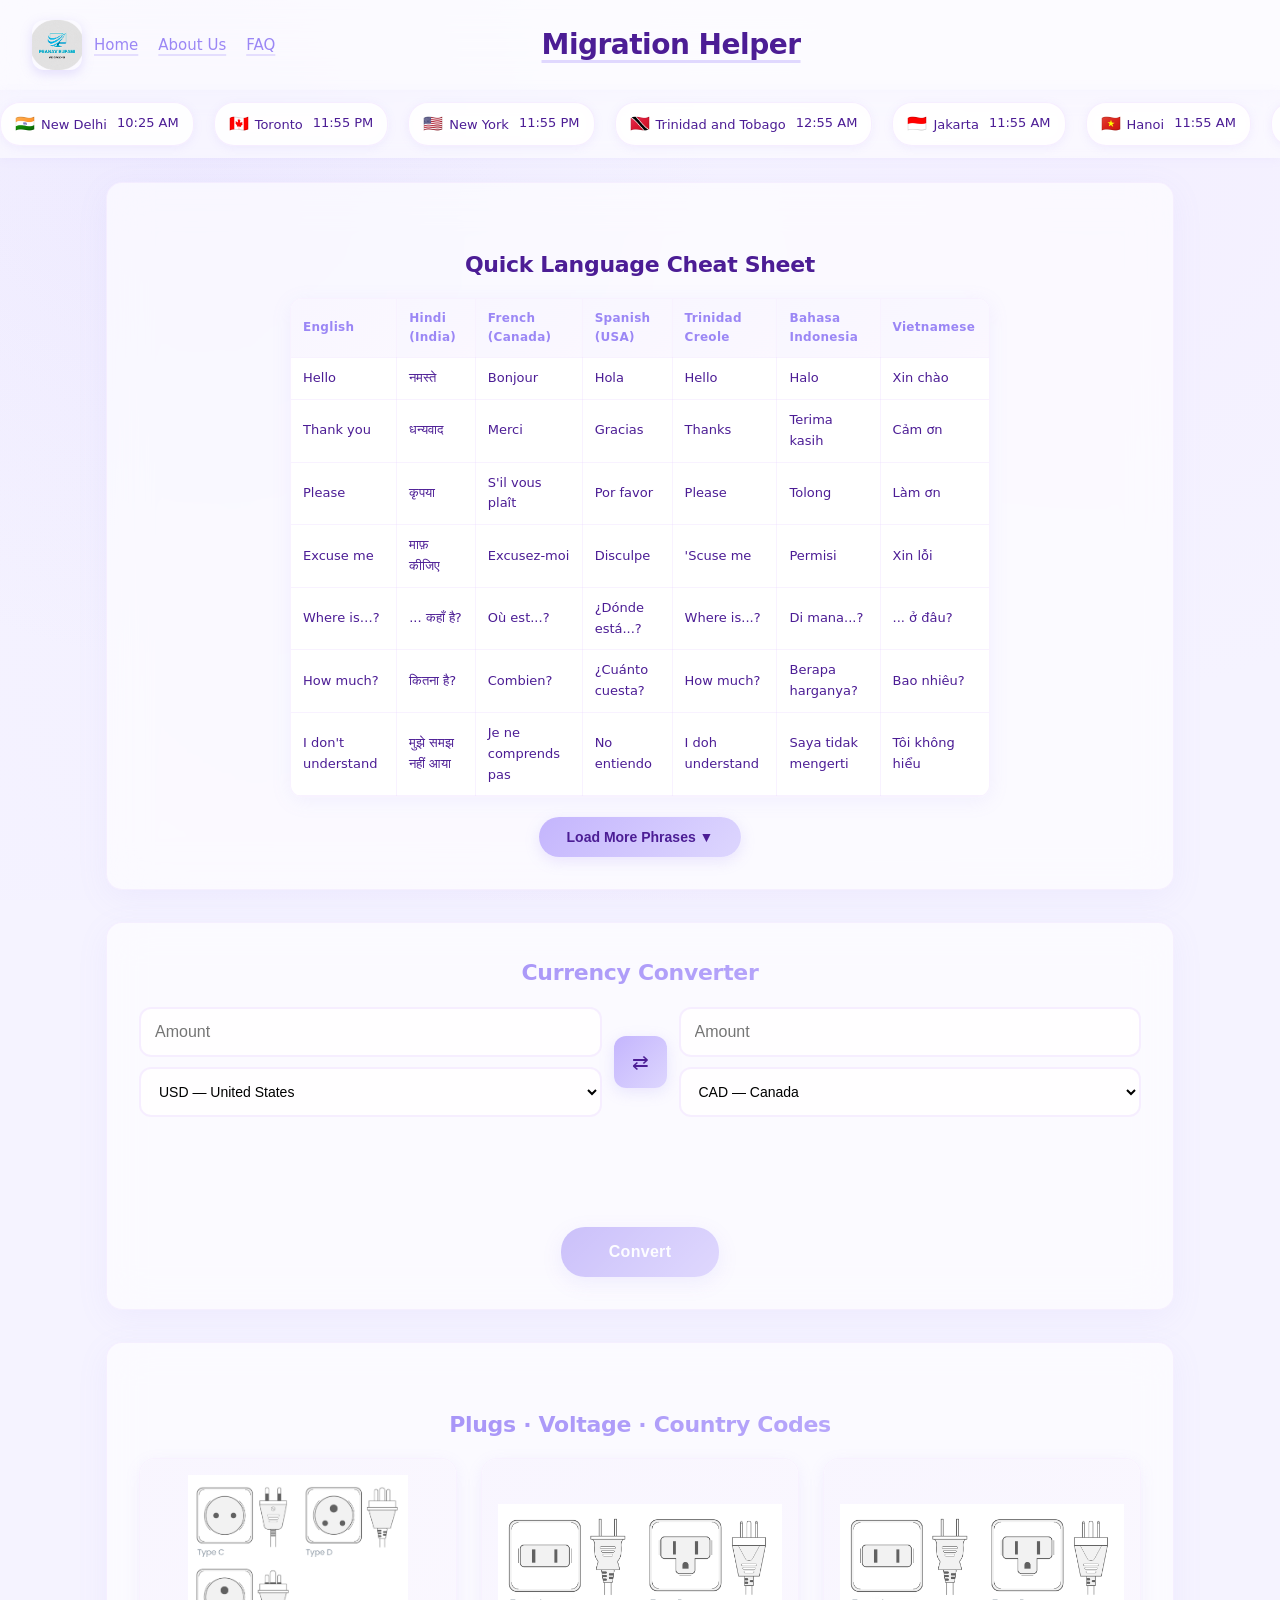
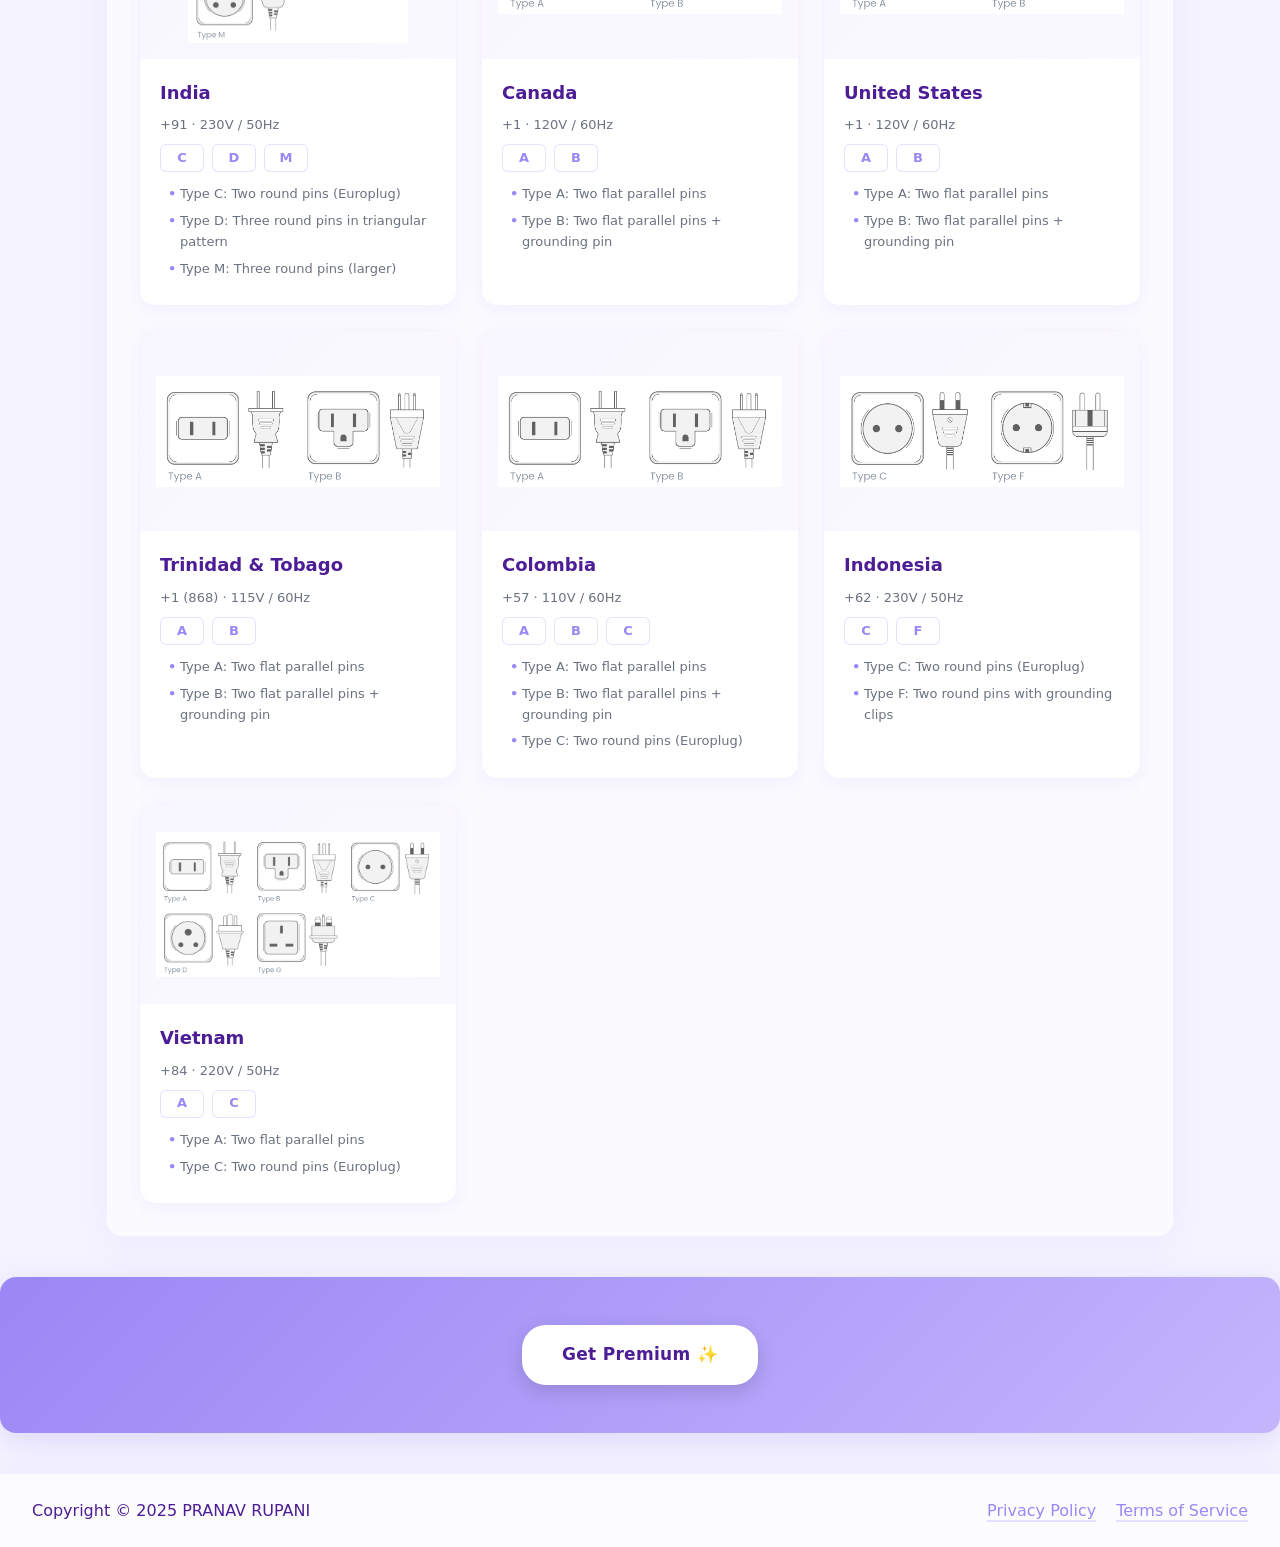
<file: index.html>
<!doctype html>
<html lang="en">
<head>
  <meta charset="utf-8" />
  <meta name="viewport" content="width=device-width,initial-scale=1" />
  <meta name="description" content="Migration Helper - Your trusted companion for international relocation. Currency converter, language phrases, timezone info, and country guides." />
  <title>Migration Helper - International Relocation Tools</title>
  <link rel="stylesheet" href="styles.css" />
</head>
<body>
  <header class="site-header" role="banner">
    <div class="header-logo">
      <a href="index.html" aria-label="Migration Helper home">
        <img src="images/logo.png" alt="Migration Helper logo" class="logo-image" />
      </a>
    </div>
    
    <nav class="header-nav-left" aria-label="Main navigation">
      <a href="index.html" target="_self" aria-label="Home page">Home</a>
      <a href="about.html" target="_self" aria-label="About us page">About Us</a>
      <a href="faq.html" target="_self" aria-label="Frequently asked questions">FAQ</a>
    </nav>
    
    <div class="header-center">
      <a href="index.html" style="text-decoration:none" aria-label="Migration Helper home">
        <h1>Migration Helper</h1>
      </a>
    </div>
    
    <div class="header-spacer"></div>
  </header>

  <div class="clock-carousel" role="region" aria-label="World time zones">
    <div class="clock-carousel-track" id="world-clock" aria-live="polite"></div>
  </div>

  <main class="container" role="main">
    <section class="phrases" aria-labelledby="language-heading">
      <h2 id="language-heading">Quick Language Cheat Sheet</h2>
      <div class="table-wrap-centered">
        <table id="phrases-table" role="table" aria-label="Common phrases in multiple languages">
          <thead>
            <tr>
              <th scope="col">English</th>
              <th scope="col">Hindi (India)</th>
              <th scope="col">French (Canada)</th>
              <th scope="col">Spanish (USA)</th>
              <th scope="col">Trinidad Creole</th>
              <th scope="col">Bahasa Indonesia</th>
              <th scope="col">Vietnamese</th>
            </tr>
          </thead>
          <tbody>
            <tr><td>Hello</td><td>नमस्ते</td><td>Bonjour</td><td>Hola</td><td>Hello</td><td>Halo</td><td>Xin chào</td></tr>
            <tr><td>Thank you</td><td>धन्यवाद</td><td>Merci</td><td>Gracias</td><td>Thanks</td><td>Terima kasih</td><td>Cảm ơn</td></tr>
            <tr><td>Please</td><td>कृपया</td><td>S'il vous plaît</td><td>Por favor</td><td>Please</td><td>Tolong</td><td>Làm ơn</td></tr>
            <tr><td>Excuse me</td><td>माफ़ कीजिए</td><td>Excusez-moi</td><td>Disculpe</td><td>'Scuse me</td><td>Permisi</td><td>Xin lỗi</td></tr>
            <tr><td>Where is…?</td><td>... कहाँ है?</td><td>Où est...?</td><td>¿Dónde está...?</td><td>Where is...?</td><td>Di mana...?</td><td>... ở đâu?</td></tr>
            <tr><td>How much?</td><td>कितना है?</td><td>Combien?</td><td>¿Cuánto cuesta?</td><td>How much?</td><td>Berapa harganya?</td><td>Bao nhiêu?</td></tr>
            <tr><td>I don't understand</td><td>मुझे समझ नहीं आया</td><td>Je ne comprends pas</td><td>No entiendo</td><td>I doh understand</td><td>Saya tidak mengerti</td><td>Tôi không hiểu</td></tr>
            <tr class="hidden-row"><td>Help!</td><td>मदद करें!</td><td>Au secours!</td><td>¡Ayuda!</td><td>Help!</td><td>Tolong!</td><td>Giúp tôi!</td></tr>
            <tr class="hidden-row"><td>Yes</td><td>हाँ</td><td>Oui</td><td>Sí</td><td>Yes</td><td>Ya</td><td>Có</td></tr>
            <tr class="hidden-row"><td>No</td><td>नहीं</td><td>Non</td><td>No</td><td>No</td><td>Tidak</td><td>Không</td></tr>
            <tr class="hidden-row"><td>Good morning</td><td>शुभ प्रभात</td><td>Bonjour</td><td>Buenos días</td><td>Good morning</td><td>Selamat pagi</td><td>Chào buổi sáng</td></tr>
            <tr class="hidden-row"><td>Good night</td><td>शुभ रात्रि</td><td>Bonne nuit</td><td>Buenas noches</td><td>Good night</td><td>Selamat malam</td><td>Chúc ngủ ngon</td></tr>
            <tr class="hidden-row"><td>Toilet</td><td>शौचालय</td><td>Toilettes</td><td>Baño</td><td>Bathroom</td><td>Toilet</td><td>Nhà vệ sinh</td></tr>
            <tr class="hidden-row"><td>Water</td><td>पानी</td><td>Eau</td><td>Agua</td><td>Water</td><td>Air</td><td>Nước</td></tr>
            <tr class="hidden-row"><td>Food</td><td>खाना</td><td>Nourriture</td><td>Comida</td><td>Food</td><td>Makanan</td><td>Thức ăn</td></tr>
            <tr class="hidden-row"><td>Hospital</td><td>अस्पताल</td><td>Hôpital</td><td>Hospital</td><td>Hospital</td><td>Rumah sakit</td><td>Bệnh viện</td></tr>
            <tr class="hidden-row"><td>Police</td><td>पुलिस</td><td>Police</td><td>Policía</td><td>Police</td><td>Polisi</td><td>Cảnh sát</td></tr>
            <tr class="hidden-row"><td>Taxi</td><td>टैक्सी</td><td>Taxi</td><td>Taxi</td><td>Taxi</td><td>Taksi</td><td>Taxi</td></tr>
            <tr class="hidden-row"><td>Phone</td><td>फ़ोन</td><td>Téléphone</td><td>Teléfono</td><td>Phone</td><td>Telepon</td><td>Điện thoại</td></tr>
            <tr class="hidden-row"><td>Address</td><td>पता</td><td>Adresse</td><td>Dirección</td><td>Address</td><td>Alamat</td><td>Địa chỉ</td></tr>
          </tbody>
        </table>
      </div>
      <div class="load-more-container">
        <button id="loadMoreBtn" class="load-more-btn" aria-label="Show more phrases">Load More Phrases ▼</button>
      </div>
    </section>

    <section class="converter" aria-labelledby="converter-heading">
      <h2 id="converter-heading">Currency Converter</h2>
      <form class="converter-form" onsubmit="return false;">
        <div class="converter-row">
          <div class="input-group">
            <label for="amountA" class="visually-hidden">Amount to convert</label>
            <input id="amountA" type="text" inputmode="decimal" placeholder="Amount" aria-describedby="amountError" />
            <label for="currencyA" class="visually-hidden">From currency</label>
            <select id="currencyA" aria-label="Select source currency">
            <option value="USD">USD — United States</option>
            <option value="CAD">CAD — Canada</option>
            <option value="INR">INR — India</option>
            <option value="TTD">TTD — Trinidad</option>
            <option value="COP">COP — Colombia</option>
            <option value="IDR">IDR — Indonesia</option>
            <option value="VND">VND — Vietnam</option>
          </select>
        </div>

        <button id="swapBtn" type="button" title="Swap currencies" aria-label="Swap source and target currencies">⇄</button>

        <div class="input-group">
          <label for="amountB" class="visually-hidden">Converted amount</label>
          <input id="amountB" type="text" inputmode="decimal" placeholder="Amount" readonly aria-readonly="true" />
          <label for="currencyB" class="visually-hidden">To currency</label>
          <select id="currencyB" aria-label="Select target currency">
            <option value="CAD">CAD — Canada</option>
            <option value="USD">USD — United States</option>
            <option value="INR">INR — India</option>
            <option value="TTD">TTD — Trinidad</option>
            <option value="COP">COP — Colombia</option>
            <option value="IDR">IDR — Indonesia</option>
            <option value="VND">VND — Vietnam</option>
          </select>
        </div>
      </div>

      <div class="converter-meta" role="status" aria-live="polite">
        <div class="result-line" id="resultLine"></div>
        <div class="rate-info" id="rateInfo"></div>
      </div>

      <div class="validation">
        <small id="amountError" class="error" aria-live="polite"></small>
      </div>

      <div class="converter-actions">
        <button id="convertBtn" type="button" disabled aria-label="Convert currency">Convert</button>
      </div>
      </form>
    </section>

    <section class="plugs" aria-labelledby="plugs-heading">
      <h2 id="plugs-heading">Plugs · Voltage · Country Codes</h2>
      <div class="gallery" id="plugGallery" role="list"></div>
    </section>
  </main>

  <div class="premium-cta" role="region" aria-labelledby="premium-cta-heading">
    <h3 id="premium-cta-heading" class="visually-hidden">Premium Features</h3>
    <a href="premium.html" class="premium-button" aria-label="Learn more about premium features">Get Premium ✨</a>
  </div>

  <footer class="site-footer" role="contentinfo">
    <div>Copyright © 2025 PRANAV RUPANI</div>
    <nav class="footer-links" aria-label="Footer navigation">
      <a href="privacy.html" aria-label="Privacy policy">Privacy Policy</a>
      <a href="terms.html" aria-label="Terms of service">Terms of Service</a>
    </nav>
  </footer>

  <script src="app.js"></script>
</body>
</html>
</file>
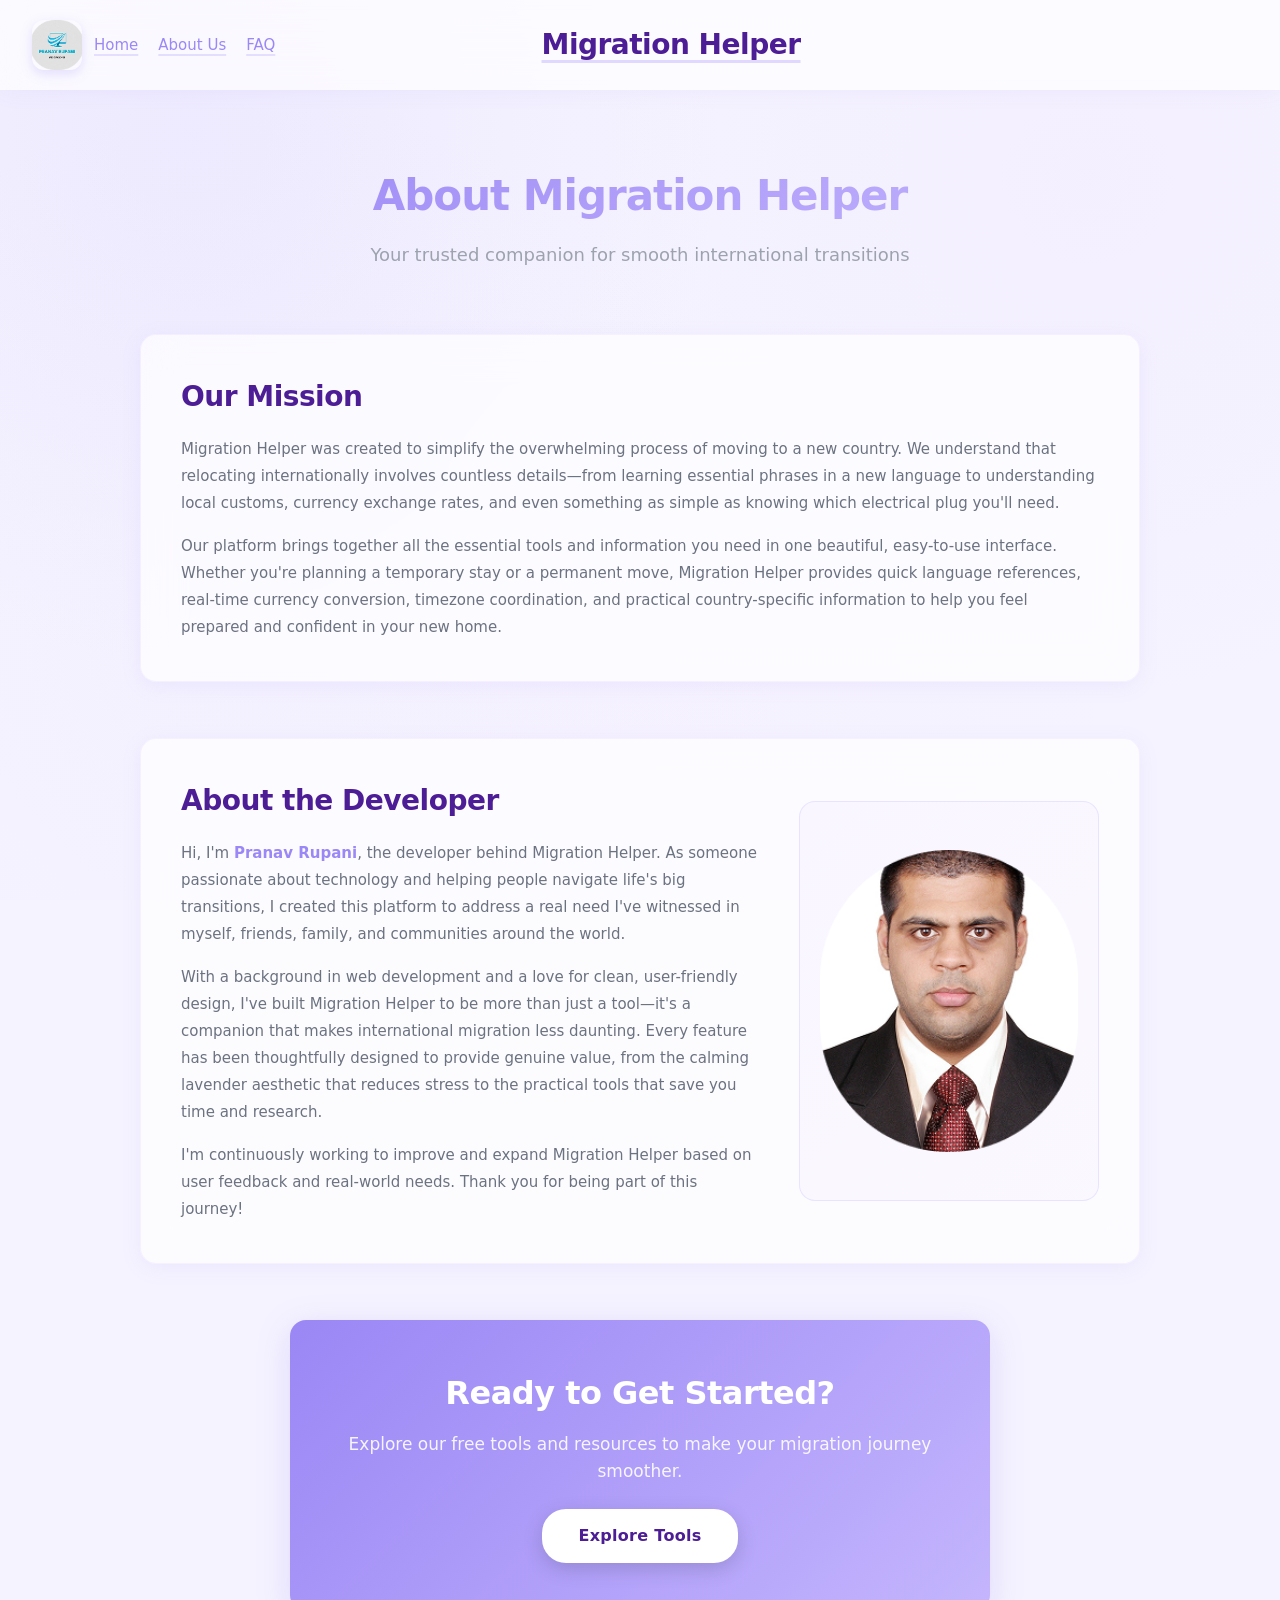
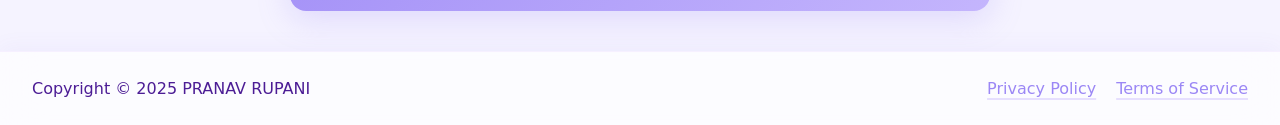
<file: about.html>
<!doctype html>
<html lang="en">
<head>
  <meta charset="utf-8" />
  <meta name="viewport" content="width=device-width,initial-scale=1" />
  <meta name="description" content="Learn about Migration Helper and the developer behind this international relocation tool." />
  <title>About Us - Migration Helper</title>
  <link rel="stylesheet" href="styles.css" />
</head>
<body>
  <header class="site-header" role="banner">
    <div class="header-logo">
      <a href="index.html" aria-label="Migration Helper home">
        <img src="images/logo.png" alt="Migration Helper logo" class="logo-image" />
      </a>
    </div>
    
    <nav class="header-nav-left" aria-label="Main navigation">
      <a href="index.html" target="_self" aria-label="Home page">Home</a>
      <a href="about.html" target="_self" aria-current="page" aria-label="About us page">About Us</a>
      <a href="faq.html" target="_self" aria-label="Frequently asked questions">FAQ</a>
    </nav>
    
    <div class="header-center">
      <a href="index.html" style="text-decoration:none" aria-label="Migration Helper home">
        <h1>Migration Helper</h1>
      </a>
    </div>
    
    <div class="header-spacer"></div>
  </header>

  <main class="container" role="main">
    <div class="about-hero">
      <h2 id="main-heading">About Migration Helper</h2>
      <p class="about-subtitle">Your trusted companion for smooth international transitions</p>
    </div>

    <section class="about-content">
      <section class="about-section mission-section" aria-labelledby="mission-heading">
        <div class="about-text full-width">
          <h3 id="mission-heading">Our Mission</h3>
          <p>Migration Helper was created to simplify the overwhelming process of moving to a new country. We understand that relocating internationally involves countless details—from learning essential phrases in a new language to understanding local customs, currency exchange rates, and even something as simple as knowing which electrical plug you'll need.</p>
          <p>Our platform brings together all the essential tools and information you need in one beautiful, easy-to-use interface. Whether you're planning a temporary stay or a permanent move, Migration Helper provides quick language references, real-time currency conversion, timezone coordination, and practical country-specific information to help you feel prepared and confident in your new home.</p>
        </div>
      </section>

      <section class="about-section reverse" aria-labelledby="developer-heading">
        <div class="about-image-placeholder">
          <img src="images/My Photo.png" alt="Pranav Rupani - Migration Helper Developer" class="developer-image" />
        </div>
        <div class="about-text">
          <h3 id="developer-heading">About the Developer</h3>
          <p>Hi, I'm <strong>Pranav Rupani</strong>, the developer behind Migration Helper. As someone passionate about technology and helping people navigate life's big transitions, I created this platform to address a real need I've witnessed in myself, friends, family, and communities around the world.</p>
          <p>With a background in web development and a love for clean, user-friendly design, I've built Migration Helper to be more than just a tool—it's a companion that makes international migration less daunting. Every feature has been thoughtfully designed to provide genuine value, from the calming lavender aesthetic that reduces stress to the practical tools that save you time and research.</p>
          <p>I'm continuously working to improve and expand Migration Helper based on user feedback and real-world needs. Thank you for being part of this journey!</p>
        </div>
      </section>
    </section>

    <section class="about-cta" aria-labelledby="cta-heading">
      <h3 id="cta-heading">Ready to Get Started?</h3>
      <p>Explore our free tools and resources to make your migration journey smoother.</p>
      <a href="index.html" class="cta-button" aria-label="Explore migration tools">Explore Tools</a>
    </section>
  </main>

  <footer class="site-footer" role="contentinfo">
    <div>Copyright © 2025 PRANAV RUPANI</div>
    <nav class="footer-links" aria-label="Footer navigation">
      <a href="privacy.html" aria-label="Privacy policy">Privacy Policy</a>
      <a href="terms.html" aria-label="Terms of service">Terms of Service</a>
    </nav>
  </footer>
</body>
</html>
</file>
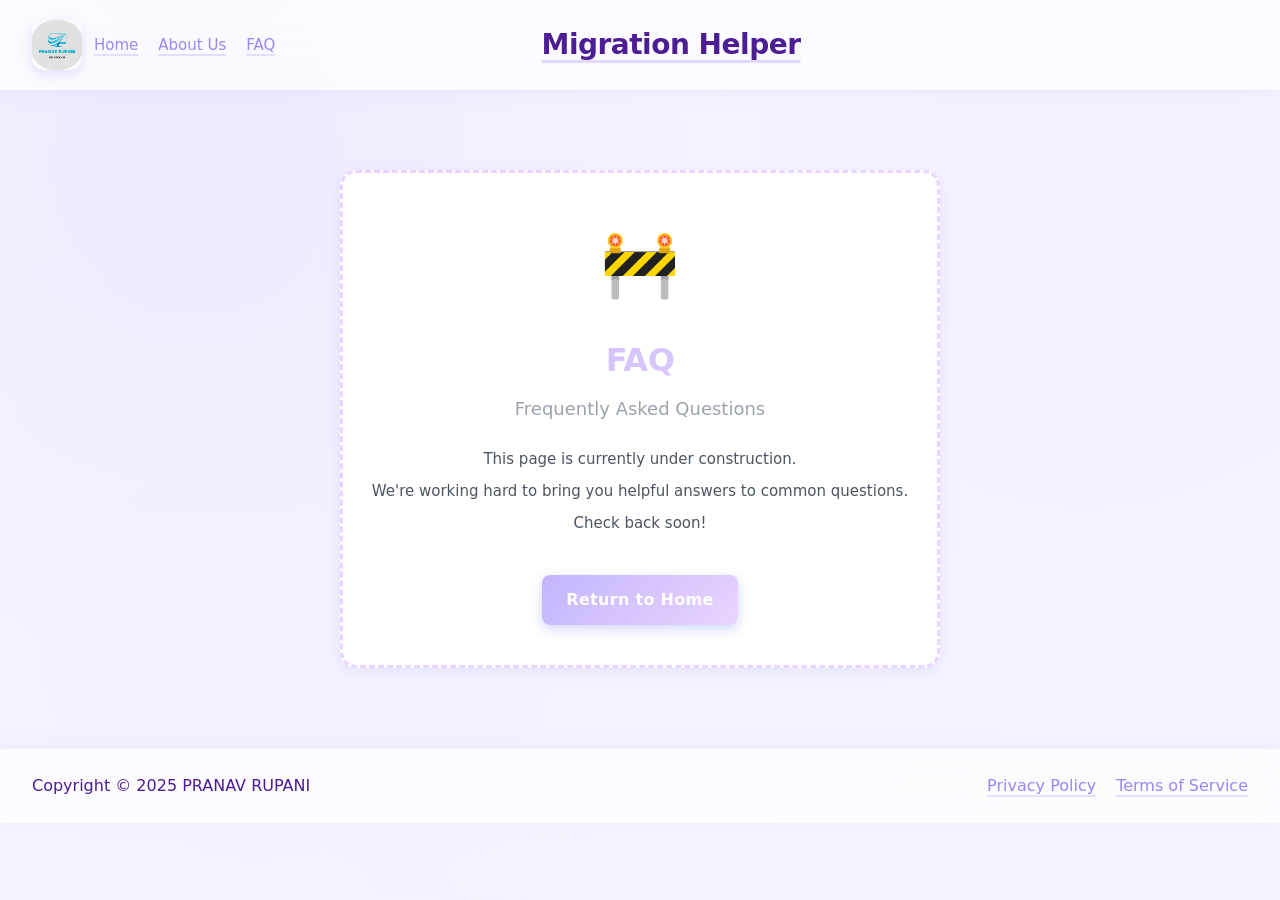
<file: faq.html>
<!doctype html>
<html lang="en">
<head>
  <meta charset="utf-8" />
  <meta name="viewport" content="width=device-width,initial-scale=1" />
  <meta name="description" content="Frequently asked questions about Migration Helper - Your international relocation companion." />
  <title>FAQ - Migration Helper</title>
  <link rel="stylesheet" href="styles.css" />
</head>
<body>
  <header class="site-header" role="banner">
    <div class="header-logo">
      <a href="index.html" aria-label="Migration Helper home">
        <img src="images/logo.png" alt="Migration Helper logo" class="logo-image" />
      </a>
    </div>
    
    <nav class="header-nav-left" aria-label="Main navigation">
      <a href="index.html" target="_self" aria-label="Home page">Home</a>
      <a href="about.html" target="_self" aria-label="About us page">About Us</a>
      <a href="faq.html" target="_self" aria-current="page" aria-label="Frequently asked questions">FAQ</a>
    </nav>
    
    <div class="header-center">
      <a href="index.html" style="text-decoration:none" aria-label="Migration Helper home">
        <h1>Migration Helper</h1>
      </a>
    </div>
    
    <div class="header-spacer"></div>
  </header>

  <main class="container" role="main">
    <div class="wip-container">
      <div class="wip-icon" aria-hidden="true">🚧</div>
      <h2 class="wip-title">FAQ</h2>
      <p class="wip-subtitle">Frequently Asked Questions</p>
      <div class="wip-message">
        <p>This page is currently under construction.</p>
        <p>We're working hard to bring you helpful answers to common questions.</p>
        <p>Check back soon!</p>
      </div>
      <a href="index.html" class="wip-button" aria-label="Return to home page">Return to Home</a>
    </div>
  </main>

  <footer class="site-footer" role="contentinfo">
    <div>Copyright © 2025 PRANAV RUPANI</div>
    <nav class="footer-links" aria-label="Footer navigation">
      <a href="privacy.html" aria-label="Privacy policy">Privacy Policy</a>
      <a href="terms.html" aria-label="Terms of service">Terms of Service</a>
    </nav>
  </footer>
</body>
</html>
</file>
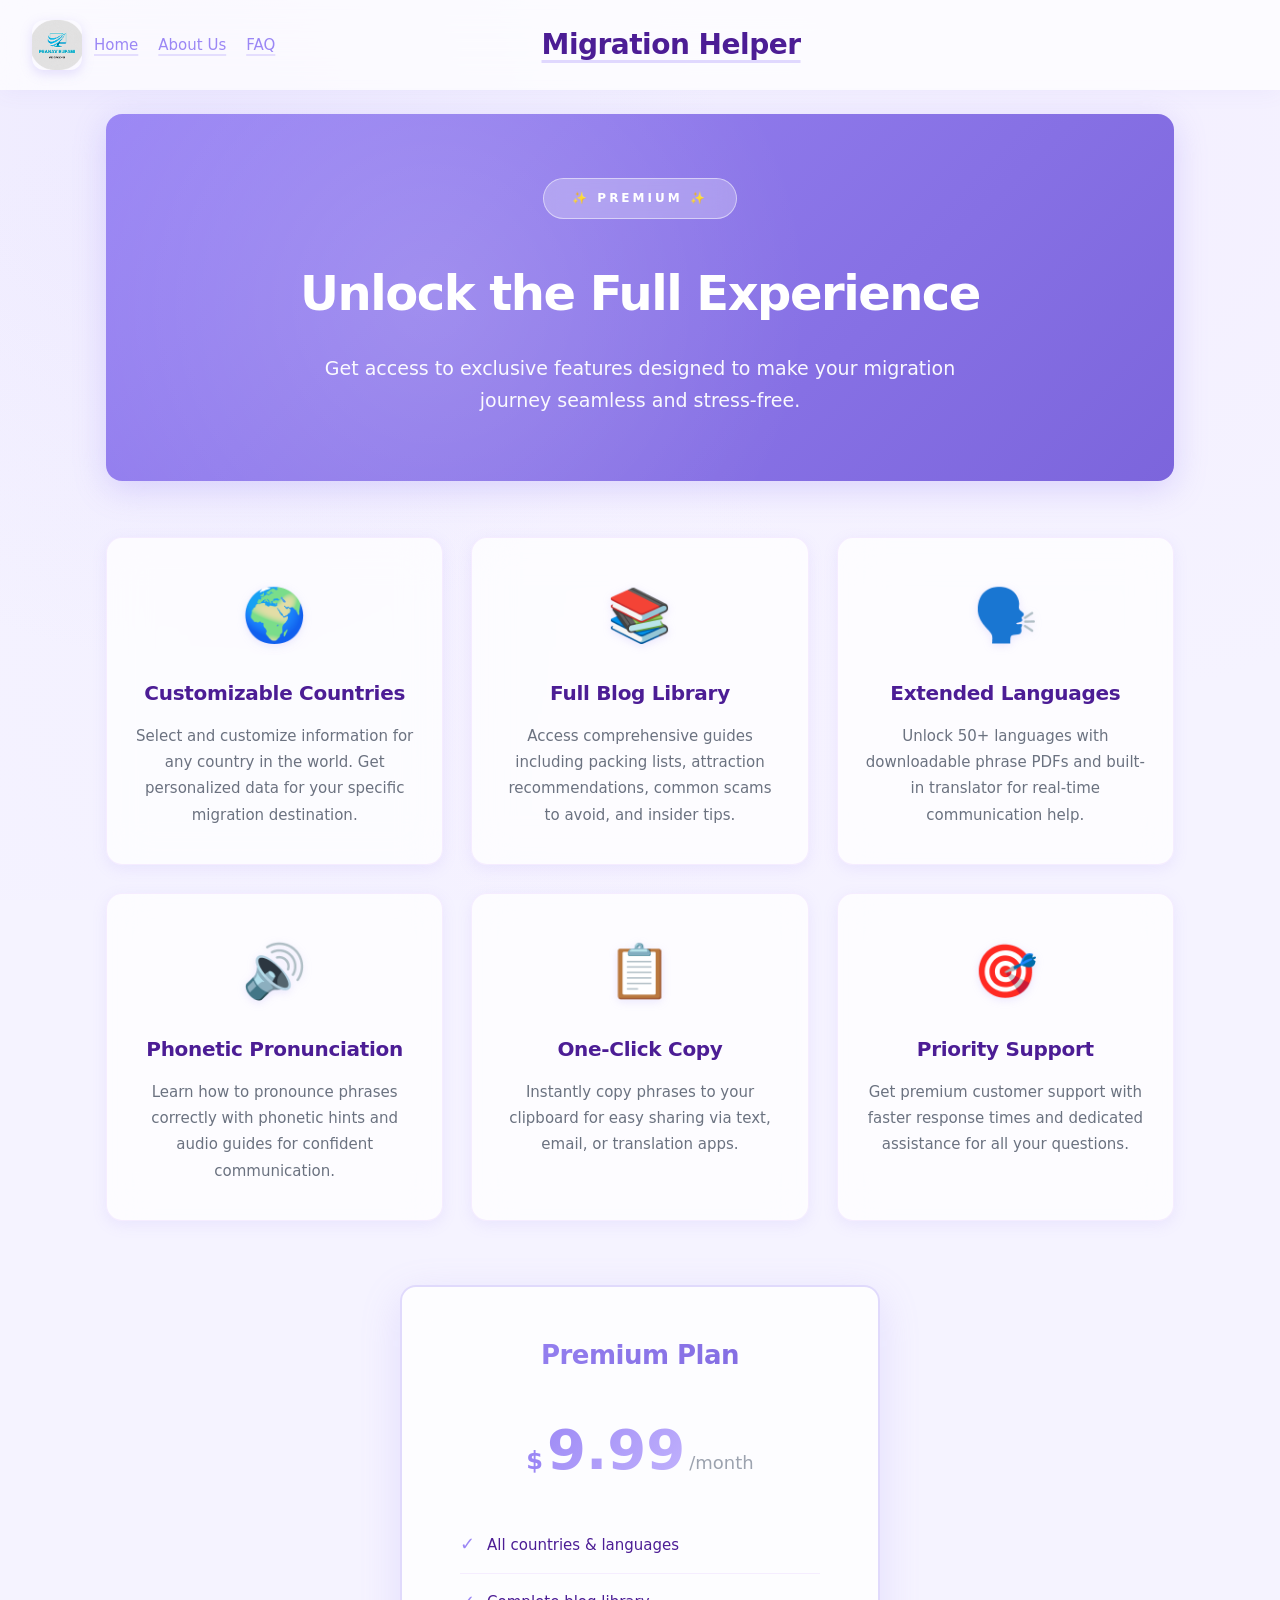
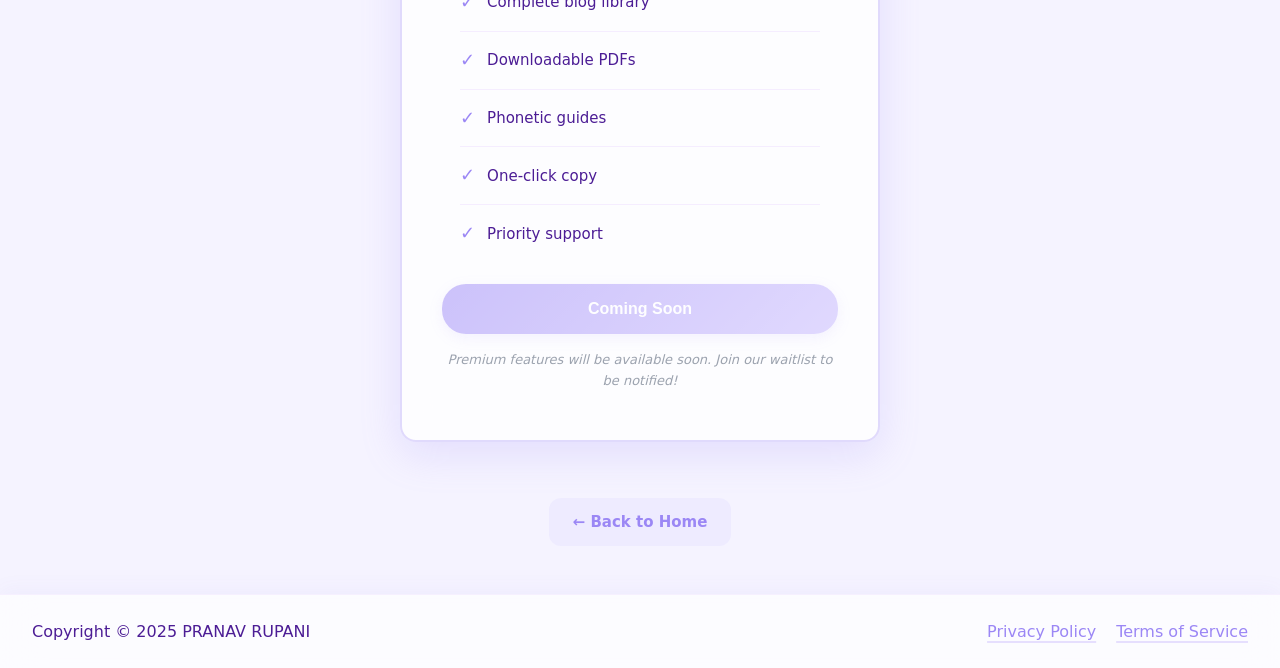
<file: premium.html>
<!doctype html>
<html lang="en">
<head>
  <meta charset="utf-8" />
  <meta name="viewport" content="width=device-width,initial-scale=1" />
  <meta name="description" content="Unlock premium features for Migration Helper. Real-time currency rates, offline access, priority support, and more." />
  <title>Premium — Migration Helper</title>
  <link rel="stylesheet" href="styles.css" />
</head>
<body>
  <header class="site-header" role="banner">
    <div class="header-logo">
      <a href="index.html" aria-label="Migration Helper home">
        <img src="images/logo.png" alt="Migration Helper logo" class="logo-image" />
      </a>
    </div>
    
    <nav class="header-nav-left" aria-label="Main navigation">
      <a href="index.html" target="_self" aria-label="Home page">Home</a>
      <a href="about.html" target="_self" aria-label="About us page">About Us</a>
      <a href="faq.html" target="_self" aria-label="Frequently asked questions">FAQ</a>
    </nav>
    
    <div class="header-center">
      <a href="index.html" style="text-decoration:none" aria-label="Migration Helper home">
        <h1>Migration Helper</h1>
      </a>
    </div>
    
    <div class="header-spacer"></div>
  </header>

  <main class="container" role="main">
    <section class="premium-hero" aria-labelledby="premium-heading">
      <div class="premium-badge" aria-hidden="true">✨ PREMIUM ✨</div>
      <h2 id="premium-heading" class="premium-heading">Unlock the Full Experience</h2>
      <p class="premium-subheading">Get access to exclusive features designed to make your migration journey seamless and stress-free.</p>
    </section>

    <section class="premium-features" aria-labelledby="features-heading">
      <h2 id="features-heading" class="visually-hidden">Premium Features</h2>
      <article class="feature-card">
        <div class="feature-icon" aria-hidden="true">🌍</div>
        <h3>Customizable Countries</h3>
        <p>Select and customize information for any country in the world. Get personalized data for your specific migration destination.</p>
      </article>

      <article class="feature-card">
        <div class="feature-icon" aria-hidden="true">📚</div>
        <h3>Full Blog Library</h3>
        <p>Access comprehensive guides including packing lists, attraction recommendations, common scams to avoid, and insider tips.</p>
      </article>

      <article class="feature-card">
        <div class="feature-icon" aria-hidden="true">🗣️</div>
        <h3>Extended Languages</h3>
        <p>Unlock 50+ languages with downloadable phrase PDFs and built-in translator for real-time communication help.</p>
      </article>

      <article class="feature-card">
        <div class="feature-icon" aria-hidden="true">🔊</div>
        <h3>Phonetic Pronunciation</h3>
        <p>Learn how to pronounce phrases correctly with phonetic hints and audio guides for confident communication.</p>
      </article>

      <article class="feature-card">
        <div class="feature-icon" aria-hidden="true">📋</div>
        <h3>One-Click Copy</h3>
        <p>Instantly copy phrases to your clipboard for easy sharing via text, email, or translation apps.</p>
      </article>

      <article class="feature-card">
        <div class="feature-icon" aria-hidden="true">🎯</div>
        <h3>Priority Support</h3>
        <p>Get premium customer support with faster response times and dedicated assistance for all your questions.</p>
      </article>
    </section>

    <section class="pricing-section" aria-labelledby="pricing-heading">
      <div class="pricing-card">
        <h3 id="pricing-heading">Premium Plan</h3>
        <div class="price">
          <span class="currency" aria-hidden="true">$</span>
          <span class="amount">9.99</span>
          <span class="period">/month</span>
          <span class="visually-hidden">9 dollars and 99 cents per month</span>
        </div>
        <ul class="pricing-features" aria-label="Premium plan benefits">
          <li>All countries & languages</li>
          <li>Complete blog library</li>
          <li>Downloadable PDFs</li>
          <li>Phonetic guides</li>
          <li>One-click copy</li>
          <li>Priority support</li>
        </ul>
        <button class="premium-subscribe-btn" disabled aria-label="Premium plan coming soon" aria-disabled="true">Coming Soon</button>
        <p class="pricing-note">Premium features will be available soon. Join our waitlist to be notified!</p>
      </div>
    </section>

    <section class="back-home-section">
      <a href="index.html" class="back-home-btn" aria-label="Return to home page">← Back to Home</a>
    </section>
  </main>

  <footer class="site-footer" role="contentinfo">
    <div>Copyright © 2025 PRANAV RUPANI</div>
    <nav class="footer-links" aria-label="Footer navigation">
      <a href="privacy.html" aria-label="Privacy policy">Privacy Policy</a>
      <a href="terms.html" aria-label="Terms of service">Terms of Service</a>
    </nav>
  </footer>
</body>
</html>
</file>
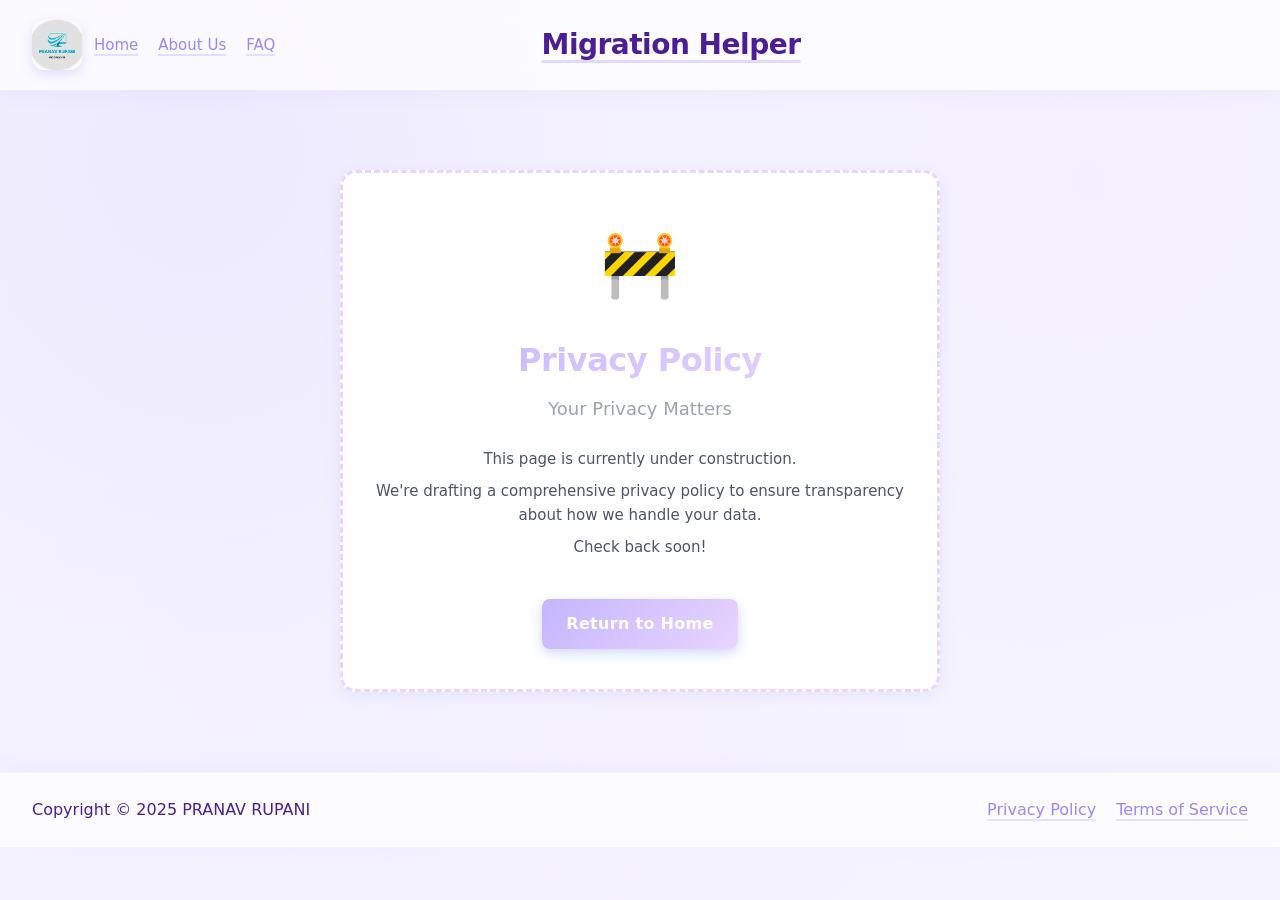
<file: privacy.html>
<!doctype html>
<html lang="en">
<head>
  <meta charset="utf-8" />
  <meta name="viewport" content="width=device-width,initial-scale=1" />
  <meta name="description" content="Privacy Policy for Migration Helper - How we handle and protect your data." />
  <title>Privacy Policy - Migration Helper</title>
  <link rel="stylesheet" href="styles.css" />
</head>
<body>
  <header class="site-header" role="banner">
    <div class="header-logo">
      <a href="index.html" aria-label="Migration Helper home">
        <img src="images/logo.png" alt="Migration Helper logo" class="logo-image" />
      </a>
    </div>
    
    <nav class="header-nav-left" aria-label="Main navigation">
      <a href="index.html" target="_self" aria-label="Home page">Home</a>
      <a href="about.html" target="_self" aria-label="About us page">About Us</a>
      <a href="faq.html" target="_self" aria-label="Frequently asked questions">FAQ</a>
    </nav>
    
    <div class="header-center">
      <a href="index.html" style="text-decoration:none" aria-label="Migration Helper home">
        <h1>Migration Helper</h1>
      </a>
    </div>
    
    <div class="header-spacer"></div>
  </header>

  <main class="container" role="main">
    <div class="wip-container">
      <div class="wip-icon" aria-hidden="true">🚧</div>
      <h2 class="wip-title">Privacy Policy</h2>
      <p class="wip-subtitle">Your Privacy Matters</p>
      <div class="wip-message">
        <p>This page is currently under construction.</p>
        <p>We're drafting a comprehensive privacy policy to ensure transparency about how we handle your data.</p>
        <p>Check back soon!</p>
      </div>
      <a href="index.html" class="wip-button" aria-label="Return to home page">Return to Home</a>
    </div>
  </main>

  <footer class="site-footer" role="contentinfo">
    <div>Copyright © 2025 PRANAV RUPANI</div>
    <nav class="footer-links" aria-label="Footer navigation">
      <a href="privacy.html" aria-label="Privacy policy">Privacy Policy</a>
      <a href="terms.html" aria-label="Terms of service">Terms of Service</a>
    </nav>
  </footer>
</body>
</html>
</file>
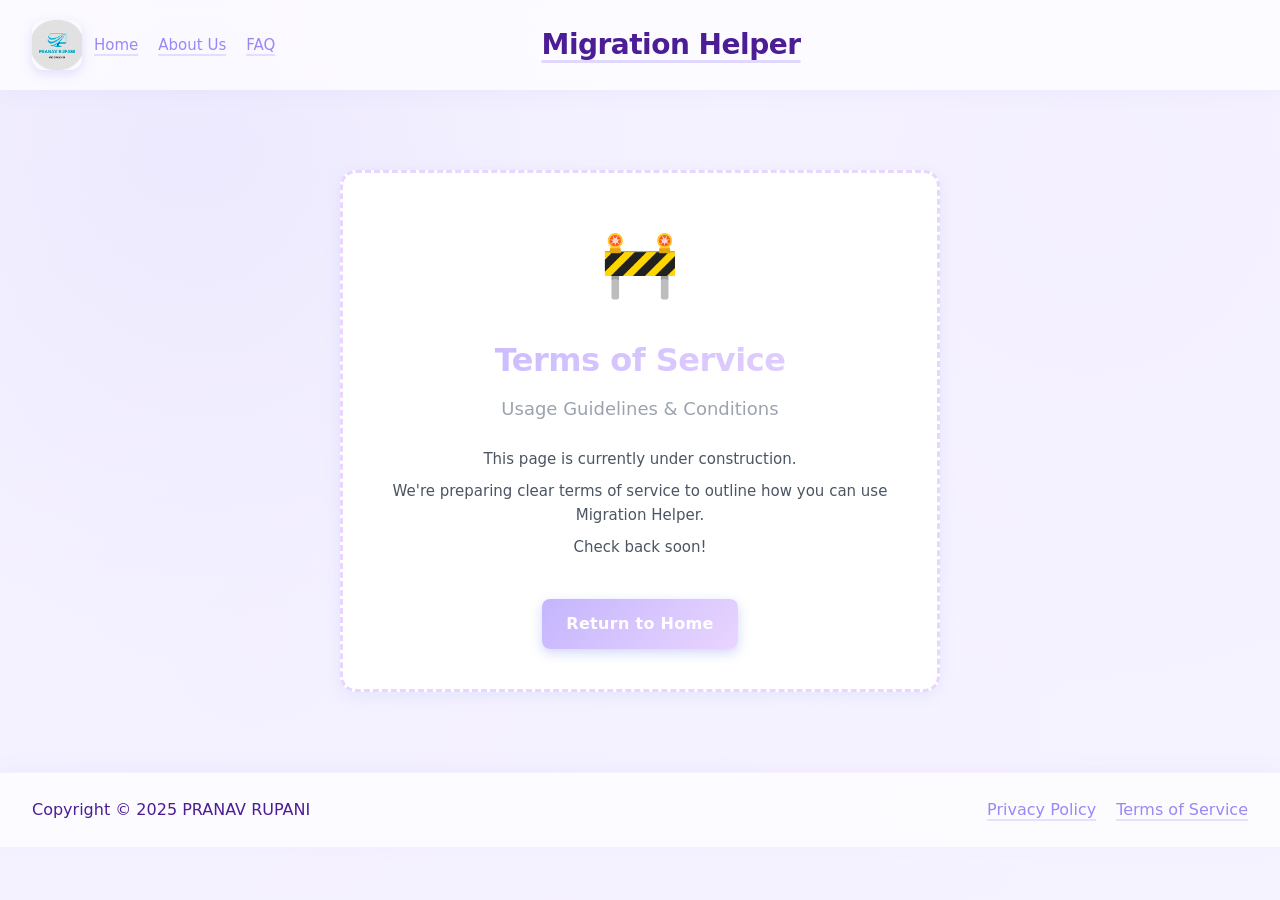
<file: terms.html>
<!doctype html>
<html lang="en">
<head>
  <meta charset="utf-8" />
  <meta name="viewport" content="width=device-width,initial-scale=1" />
  <meta name="description" content="Terms of Service for Migration Helper - Usage guidelines and conditions." />
  <title>Terms of Service - Migration Helper</title>
  <link rel="stylesheet" href="styles.css" />
</head>
<body>
  <header class="site-header" role="banner">
    <div class="header-logo">
      <a href="index.html" aria-label="Migration Helper home">
        <img src="images/logo.png" alt="Migration Helper logo" class="logo-image" />
      </a>
    </div>
    
    <nav class="header-nav-left" aria-label="Main navigation">
      <a href="index.html" target="_self" aria-label="Home page">Home</a>
      <a href="about.html" target="_self" aria-label="About us page">About Us</a>
      <a href="faq.html" target="_self" aria-label="Frequently asked questions">FAQ</a>
    </nav>
    
    <div class="header-center">
      <a href="index.html" style="text-decoration:none" aria-label="Migration Helper home">
        <h1>Migration Helper</h1>
      </a>
    </div>
    
    <div class="header-spacer"></div>
  </header>

  <main class="container" role="main">
    <div class="wip-container">
      <div class="wip-icon" aria-hidden="true">🚧</div>
      <h2 class="wip-title">Terms of Service</h2>
      <p class="wip-subtitle">Usage Guidelines & Conditions</p>
      <div class="wip-message">
        <p>This page is currently under construction.</p>
        <p>We're preparing clear terms of service to outline how you can use Migration Helper.</p>
        <p>Check back soon!</p>
      </div>
      <a href="index.html" class="wip-button" aria-label="Return to home page">Return to Home</a>
    </div>
  </main>

  <footer class="site-footer" role="contentinfo">
    <div>Copyright © 2025 PRANAV RUPANI</div>
    <nav class="footer-links" aria-label="Footer navigation">
      <a href="privacy.html" aria-label="Privacy policy">Privacy Policy</a>
      <a href="terms.html" aria-label="Terms of service">Terms of Service</a>
    </nav>
  </footer>
</body>
</html>
</file>
<file: styles.css>
:root{
  --bg:#f5f3ff;
  --card:#ffffff;
  --accent:#9b87f5;
  --accent-dark:#7c65dc;
  --accent-light:#c4b5fd;
  --purple-gradient:linear-gradient(135deg, #c4b5fd 0%, #e9d5ff 100%);
  --warm-gradient:linear-gradient(135deg, #fbbf24 0%, #f59e0b 100%);
  --soft-gradient:linear-gradient(135deg, #ddd6fe 0%, #fae8ff 100%);
  --header-gradient:linear-gradient(90deg, #faf5ff, #f5f3ff);
  --muted:#9ca3af;
  --border:#e9d5ff;
  --text-dark:#4c1d95;
  --cloud-bg:#fefcff;
  --maxw:1100px;
  --radius:16px;
  font-family:'Segoe UI', 'SF Pro Display', -apple-system, system-ui, sans-serif;
  color:#4c1d95;
  line-height:1.6;
}

/* Accessibility - Visually hidden elements */
.visually-hidden{
  position:absolute;
  width:1px;
  height:1px;
  margin:-1px;
  padding:0;
  overflow:hidden;
  clip:rect(0,0,0,0);
  white-space:nowrap;
  border:0;
}

/* Accessibility - Focus indicators */
a:focus-visible,
button:focus-visible,
input:focus-visible,
select:focus-visible{
  outline:3px solid var(--accent);
  outline-offset:2px;
  border-radius:4px;
}

/* Accessibility - Skip to main content link */
.skip-to-main{
  position:absolute;
  top:-100px;
  left:-100px;
  background:var(--accent);
  color:#fff;
  padding:8px 16px;
  text-decoration:none;
  z-index:100;
  border-radius:0 0 4px 0;
  opacity:0;
  pointer-events:none;
}
.skip-to-main:focus{
  top:0;
  left:0;
  opacity:1;
  pointer-events:auto;
}

*{box-sizing:border-box;margin:0;padding:0}
html{
  border:none;
  outline:none;
}
body{
  margin:0;
  padding:0;
  border:none;
  outline:none;
  background:var(--bg);
  color:var(--text-dark);
  -webkit-font-smoothing:antialiased;
  background-image:
    radial-gradient(circle at 15% 15%, rgba(196, 181, 253, 0.15) 0%, transparent 40%),
    radial-gradient(circle at 85% 20%, rgba(233, 213, 255, 0.12) 0%, transparent 40%),
    radial-gradient(circle at 50% 80%, rgba(250, 232, 255, 0.1) 0%, transparent 50%),
    radial-gradient(circle at 20% 70%, rgba(221, 214, 254, 0.08) 0%, transparent 45%);
  background-attachment:fixed;
  min-height:100vh;
}

/* Accessibility - Reduced motion */
@media (prefers-reduced-motion: reduce){
  *,*::before,*::after{
    animation-duration:0.01ms !important;
    animation-iteration-count:1 !important;
    transition-duration:0.01ms !important;
  }
  .clock-carousel-track{
    animation:none !important;
  }
}

/* Accessibility - High contrast mode support */
@media (prefers-contrast: high){
  a{
    text-decoration:underline;
  }
  button,input,select{
    border:2px solid currentColor;
  }
  .frosted-card{
    border:2px solid var(--accent);
  }
}

/* Accessibility - Improved button states */
button:disabled{
  cursor:not-allowed;
  opacity:0.5;
}

button:not(:disabled):hover{
  opacity:0.9;
  transform:translateY(-1px);
}

button:not(:disabled):active{
  transform:translateY(0);
}

.container{max-width:var(--maxw);margin:24px auto;padding:0 16px}

.site-header{
  display:flex;
  align-items:center;
  justify-content:space-between;
  padding:20px 32px;
  background:rgba(255, 255, 255, 0.7);
  backdrop-filter:blur(20px);
  -webkit-backdrop-filter:blur(20px);
  gap:12px;
  box-shadow:0 4px 20px rgba(124, 101, 220, 0.05);
  border:none;
  border-top:none;
}
.header-logo{
  display:flex;
  align-items:center;
}
.header-logo a{
  display:flex;
  align-items:center;
  text-decoration:none;
}
.logo-image{
  width:50px;
  height:50px;
  border-radius:12px;
  box-shadow:0 4px 12px rgba(155, 135, 245, 0.25);
  transition:all 0.3s ease;
  object-fit:cover;
}
.logo-image:hover{
  transform:scale(1.05);
  box-shadow:0 6px 16px rgba(155, 135, 245, 0.35);
}
.logo-placeholder{
  width:50px;
  height:50px;
  background:linear-gradient(135deg, #9b87f5 0%, #c4b5fd 100%);
  border-radius:12px;
  display:flex;
  align-items:center;
  justify-content:center;
  box-shadow:0 4px 12px rgba(155, 135, 245, 0.25);
  border:2px solid rgba(255, 255, 255, 0.5);
  cursor:pointer;
  transition:all 0.3s ease;
}
.logo-placeholder:hover{
  transform:scale(1.05);
  box-shadow:0 6px 16px rgba(155, 135, 245, 0.35);
}
.header-nav-left{
  display:flex;
  gap:20px;
  flex:1;
}
.header-nav-left a{
  color:var(--accent);
  text-decoration:underline;
  text-decoration-thickness:2px;
  text-underline-offset:4px;
  font-weight:500;
  font-size:15px;
  transition:all 0.3s ease;
  text-decoration-color:rgba(196, 181, 253, 0.4);
}
.header-nav-left a:hover{
  color:var(--accent-dark);
  text-decoration-color:var(--accent-dark);
  transform:translateY(-1px);
}
.header-center{
  flex:1;
  text-align:center;
}
.header-center h1{
  margin:0;
  font-size:28px;
  font-weight:700;
  text-decoration:underline;
  text-decoration-thickness:3px;
  text-underline-offset:6px;
  color:#4c1d95;
  letter-spacing:-0.5px;
  text-decoration-color:rgba(196, 181, 253, 0.5);
  cursor:pointer;
  transition:all 0.3s ease;
}
.header-center a{display:inline-block}
.header-center a:hover h1{
  transform:translateY(-1px);
  text-decoration-color:#9b87f5;
  color:#9b87f5;
}
.header-spacer{
  flex:1;
}

.clock-carousel{
  background:rgba(255, 255, 255, 0.5);
  backdrop-filter:blur(10px);
  -webkit-backdrop-filter:blur(10px);
  overflow:hidden;
  position:relative;
  padding:12px 0;
  box-shadow:0 2px 10px rgba(155, 135, 245, 0.06);
}
.clock-carousel-track{
  display:flex;
  gap:20px;
  animation:scroll-left 30s linear infinite;
  width:max-content;
}
@keyframes scroll-left{
  0%{transform:translateX(0)}
  100%{transform:translateX(-50%)}
}
.clock-carousel-track:hover{
  animation-play-state:paused;
}
.world-clock{display:flex;gap:10px;justify-content:center;align-items:center}
.clock-item{
  background:rgba(255, 255, 255, 0.8);
  backdrop-filter:blur(10px);
  -webkit-backdrop-filter:blur(10px);
  padding:8px 14px;
  border-radius:20px;
  border:1px solid rgba(233, 213, 255, 0.4);
  display:flex;
  gap:10px;
  align-items:center;
  font-size:13px;
  min-width:120px;
  justify-content:space-between;
  white-space:nowrap;
  box-shadow:0 2px 10px rgba(155, 135, 245, 0.1);
  transition:all 0.3s ease;
}
.clock-item:hover{
  transform:translateY(-2px);
  box-shadow:0 4px 15px rgba(155, 135, 245, 0.15);
}
.flag{font-size:16px;margin-right:6px}

main h2{margin-top:32px;margin-bottom:16px;font-size:22px;color:var(--text-dark);text-align:center;font-weight:600;letter-spacing:-0.3px}
.phrases{
  background:rgba(255, 255, 255, 0.6);
  backdrop-filter:blur(20px);
  -webkit-backdrop-filter:blur(20px);
  padding:32px;
  border-radius:var(--radius);
  border:1px solid rgba(233, 213, 255, 0.3);
  box-shadow:0 8px 32px rgba(155, 135, 245, 0.08);
}
.table-wrap{overflow:auto;border-radius:12px;border:1px solid rgba(233, 213, 255, 0.3);background:rgba(255, 255, 255, 0.8)}
.table-wrap-centered{
  max-width:700px;
  margin:0 auto;
  overflow:auto;
  border-radius:12px;
  border:1px solid rgba(233, 213, 255, 0.3);
  background:rgba(255, 255, 255, 0.8);
  backdrop-filter:blur(10px);
  -webkit-backdrop-filter:blur(10px);
  box-shadow:0 4px 20px rgba(155, 135, 245, 0.1);
}
table{width:100%;border-collapse:collapse;font-size:13px}
th,td{padding:10px 12px;border-bottom:1px solid rgba(233, 213, 255, 0.3);border-right:1px solid rgba(233, 213, 255, 0.3);text-align:left}
th:last-child,td:last-child{border-right:none}
th{background:linear-gradient(135deg, rgba(248, 245, 255, 0.9) 0%, rgba(250, 247, 255, 0.9) 100%);font-weight:600;position:sticky;top:0;font-size:12px;color:var(--accent);letter-spacing:0.3px}
tr{transition:background 0.2s ease}
tbody tr:hover{background:rgba(196, 181, 253, 0.05)}
.hidden-row{display:none}

.load-more-container{text-align:center;margin-top:20px}
.load-more-btn{
  background:linear-gradient(135deg, #c4b5fd 0%, #ddd6fe 100%);
  color:#4c1d95;
  border:none;
  padding:12px 28px;
  border-radius:24px;
  font-size:14px;
  font-weight:600;
  cursor:pointer;
  transition:all 0.3s ease;
  box-shadow:0 4px 15px rgba(155, 135, 245, 0.2);
  backdrop-filter:blur(10px);
  -webkit-backdrop-filter:blur(10px);
}
.load-more-btn:hover{
  transform:translateY(-2px);
  box-shadow:0 6px 20px rgba(155, 135, 245, 0.3);
  background:linear-gradient(135deg, #b4a5ed 0%, #cdc6ee 100%);
}
.load-more-btn.hidden{display:none}

.converter{
  margin-top:32px;
  background:rgba(255, 255, 255, 0.6);
  backdrop-filter:blur(20px);
  -webkit-backdrop-filter:blur(20px);
  padding:32px;
  border-radius:var(--radius);
  border:1px solid rgba(233, 213, 255, 0.3);
  box-shadow:0 8px 32px rgba(155, 135, 245, 0.08);
}
.converter h2{background:linear-gradient(135deg, #9b87f5 0%, #c4b5fd 100%);-webkit-background-clip:text;-webkit-text-fill-color:transparent;background-clip:text;margin-top:0}
.converter-row{display:flex;gap:12px;align-items:center;margin-bottom:20px}
.input-group{display:flex;flex-direction:column;flex:1}
.input-group input{
  padding:14px;
  border:2px solid rgba(233, 213, 255, 0.4);
  border-radius:12px;
  margin-bottom:10px;
  font-size:16px;
  transition:all 0.3s ease;
  background:rgba(255, 255, 255, 0.8);
}
.input-group input:focus{
  outline:none;
  border-color:var(--accent);
  box-shadow:0 0 0 4px rgba(155, 135, 245, 0.1);
  background:rgba(255, 255, 255, 1);
}
.input-group select{
  padding:14px;
  border:2px solid rgba(233, 213, 255, 0.4);
  border-radius:12px;
  font-size:14px;
  background:rgba(255, 255, 255, 0.8);
  cursor:pointer;
  transition:all 0.3s ease;
}
.input-group select:focus{
  outline:none;
  border-color:var(--accent);
  box-shadow:0 0 0 4px rgba(155, 135, 245, 0.1);
  background:rgba(255, 255, 255, 1);
}
#swapBtn{
  background:linear-gradient(135deg, #c4b5fd 0%, #ddd6fe 100%);
  color:#4c1d95;
  border:none;
  padding:14px 18px;
  border-radius:12px;
  font-size:20px;
  cursor:pointer;
  transition:all 0.3s ease;
  box-shadow:0 4px 15px rgba(155, 135, 245, 0.2);
}
#swapBtn:hover{
  transform:rotate(180deg) scale(1.05);
  box-shadow:0 6px 20px rgba(155, 135, 245, 0.3);
}

.converter-meta{margin-top:16px;display:flex;flex-direction:column;gap:6px;text-align:center;min-height:50px}
.result-line{font-weight:700;font-size:16px;color:var(--text-dark)}
.result-line:empty{display:none}
.rate-info{color:var(--muted);font-size:13px}
.rate-info:empty{display:none}

.converter-actions{margin-top:16px;text-align:center}
#convertBtn{
  background:linear-gradient(135deg, #9b87f5 0%, #c4b5fd 100%);
  color:#fff;
  border:none;
  padding:16px 48px;
  border-radius:24px;
  font-size:16px;
  font-weight:600;
  cursor:pointer;
  transition:all 0.3s ease;
  box-shadow:0 6px 20px rgba(155, 135, 245, 0.25);
  letter-spacing:0.3px;
}
#convertBtn:hover:not([disabled]){
  transform:translateY(-3px);
  box-shadow:0 8px 25px rgba(155, 135, 245, 0.35);
}
button[disabled]{opacity:0.5;cursor:not-allowed}

.plugs{
  margin-top:32px;
  background:rgba(255, 255, 255, 0.6);
  backdrop-filter:blur(20px);
  -webkit-backdrop-filter:blur(20px);
  padding:32px;
  border-radius:var(--radius);
  border:1px solid rgba(233, 213, 255, 0.3);
  box-shadow:0 8px 32px rgba(155, 135, 245, 0.08);
}
.plugs h2{background:linear-gradient(135deg, #9b87f5 0%, #c4b5fd 100%);-webkit-background-clip:text;-webkit-text-fill-color:transparent;background-clip:text}
.gallery{display:grid;grid-template-columns:repeat(auto-fit,minmax(260px,1fr));gap:24px}
.card{
  background:rgba(255, 255, 255, 0.75);
  backdrop-filter:blur(20px);
  -webkit-backdrop-filter:blur(20px);
  padding:0;
  border-radius:var(--radius);
  border:1px solid rgba(233, 213, 255, 0.3);
  display:flex;
  flex-direction:column;
  transition:all 0.3s ease;
  box-shadow:0 4px 15px rgba(155, 135, 245, 0.1);
  overflow:hidden;
}
.card:hover{
  transform:translateY(-6px);
  box-shadow:0 12px 32px rgba(155, 135, 245, 0.22);
  border-color:rgba(155, 135, 245, 0.6);
}
.card .meta{padding:20px}
.country-image-placeholder{
  width:100%;
  height:200px;
  flex-shrink:0;
  display:flex;
  align-items:center;
  justify-content:center;
  overflow:hidden;
  background:linear-gradient(135deg, rgba(248, 245, 255, 0.9) 0%, rgba(250, 247, 255, 0.9) 100%);
}
.country-image{
  width:100%;
  height:100%;
  object-fit:contain;
  padding:16px;
}
.developer-image{
  width:100%;
  height:100%;
  object-fit:contain;
  padding:20px;
}
.meta > div:first-child{
  font-size:18px;
  font-weight:700;
  color:var(--text-dark);
  margin-bottom:8px;
}
.plug-icons{display:flex;gap:8px;flex-wrap:wrap;margin-top:12px}
.plug-svg{
  width:44px;
  height:28px;
  border-radius:6px;
  border:1px solid rgba(196, 181, 253, 0.4);
  display:flex;
  align-items:center;
  justify-content:center;
  font-weight:700;
  background:rgba(255, 255, 255, 0.8);
  color:var(--accent);
  font-size:13px;
  transition:all 0.2s ease;
}
.plug-svg:hover{
  background:rgba(155, 135, 245, 0.1);
  border-color:var(--accent);
}
.plug-descriptions{
  margin:12px 0 0 0;
  padding-left:0;
  list-style:none;
  color:#6b7280;
  font-size:13px;
  line-height:1.6;
}
.plug-descriptions li{
  margin:6px 0;
  padding-left:20px;
  position:relative;
}
.plug-descriptions li::before{
  content:'•';
  position:absolute;
  left:8px;
  color:var(--accent);
  font-weight:700;
}

.premium-cta{
  text-align:center;
  padding:48px 16px;
  background:linear-gradient(135deg, #9b87f5 0%, #c4b5fd 100%);
  margin-top:40px;
  box-shadow:0 8px 30px rgba(155, 135, 245, 0.25);
  border-radius:var(--radius);
}
.premium-button{
  display:inline-block;
  background:#fff;
  color:#4c1d95;
  padding:16px 40px;
  border-radius:24px;
  font-weight:700;
  font-size:17px;
  text-decoration:none;
  box-shadow:0 6px 20px rgba(0,0,0,0.15);
  transition:all 0.3s ease;
  letter-spacing:0.3px;
}
.premium-button:hover{
  transform:translateY(-3px);
  box-shadow:0 10px 30px rgba(0,0,0,0.2);
}

.site-footer{
  margin-top:40px;
  padding:24px 32px;
  background:rgba(255, 255, 255, 0.7);
  backdrop-filter:blur(20px);
  -webkit-backdrop-filter:blur(20px);
  border-top:1px solid rgba(233, 213, 255, 0.3);
  display:flex;
  justify-content:space-between;
  align-items:center;
  gap:10px;
  flex-wrap:wrap;
  box-shadow:0 -4px 20px rgba(124, 101, 220, 0.05);
}
.footer-links{display:flex;gap:20px}
.footer-links a{
  color:var(--accent);
  text-decoration:underline;
  text-decoration-thickness:2px;
  text-underline-offset:4px;
  text-decoration-color:rgba(196, 181, 253, 0.4);
  font-weight:500;
  transition:all 0.3s ease;
}
.footer-links a:hover{
  color:var(--accent-dark);
  text-decoration-color:var(--accent-dark);
}
.tiny{font-size:12px;color:var(--muted)}

.error{color:#dc2626;font-size:13px;margin-top:4px;display:block}
.validation{min-height:20px}

.wip-container{
  max-width:600px;
  margin:80px auto;
  text-align:center;
  padding:48px 32px;
  background:rgba(255, 255, 255, 0.7);
  backdrop-filter:blur(20px);
  -webkit-backdrop-filter:blur(20px);
  border-radius:var(--radius);
  border:2px dashed rgba(196, 181, 253, 0.4);
  box-shadow:0 8px 32px rgba(155, 135, 245, 0.15);
}
.wip-icon{
  font-size:72px;
  margin-bottom:24px;
  animation:pulse 2s ease-in-out infinite;
}
@keyframes pulse{
  0%, 100%{opacity:1; transform:scale(1)}
  50%{opacity:0.7; transform:scale(1.05)}
}
.wip-title{
  font-size:36px;
  font-weight:600;
  margin:0 0 12px 0;
  background:linear-gradient(135deg, #9b87f5 0%, #c4b5fd 100%);
  -webkit-background-clip:text;
  -webkit-text-fill-color:transparent;
  background-clip:text;
  letter-spacing:-0.5px;
}
.wip-subtitle{
  font-size:18px;
  color:var(--muted);
  margin:0 0 28px 0;
  font-weight:500;
}
.wip-message{
  margin:28px 0;
  color:#6b7280;
  line-height:1.8;
  font-size:15px;
}
.wip-message p{
  margin:10px 0;
}
.wip-button{
  display:inline-block;
  margin-top:20px;
  padding:14px 32px;
  background:linear-gradient(135deg, #9b87f5 0%, #c4b5fd 100%);
  color:#fff;
  text-decoration:none;
  border-radius:24px;
  font-weight:600;
  transition:all 0.3s ease;
  box-shadow:0 6px 20px rgba(155, 135, 245, 0.3);
  letter-spacing:0.3px;
}
.wip-button:hover{
  transform:translateY(-3px);
  box-shadow:0 8px 25px rgba(155, 135, 245, 0.4);
}

.wip-container{
  max-width:600px;
  margin:80px auto;
  text-align:center;
  padding:40px 20px;
  background:var(--card);
  border-radius:var(--radius);
  border:3px dashed var(--border);
  box-shadow:0 4px 16px rgba(102, 126, 234, 0.1);
}
.wip-icon{
  font-size:64px;
  margin-bottom:20px;
  animation:pulse 2s ease-in-out infinite;
}
@keyframes pulse{
  0%, 100%{opacity:1}
  50%{opacity:0.6}
}
.wip-title{
  font-size:32px;
  font-weight:700;
  margin:0 0 8px 0;
  background:var(--purple-gradient);
  -webkit-background-clip:text;
  -webkit-text-fill-color:transparent;
  background-clip:text;
}
.wip-subtitle{
  font-size:18px;
  color:var(--muted);
  margin:0 0 24px 0;
}
.wip-message{
  margin:24px 0;
  color:#4b5563;
  line-height:1.6;
}
.wip-message p{
  margin:8px 0;
}
.wip-button{
  display:inline-block;
  margin-top:16px;
  padding:12px 24px;
  background:var(--purple-gradient);
  color:#fff;
  text-decoration:none;
  border-radius:8px;
  font-weight:600;
  transition:transform 0.2s, box-shadow 0.2s;
  box-shadow:0 4px 12px rgba(102, 126, 234, 0.3);
}
.wip-button:hover{
  transform:translateY(-3px);
  box-shadow:0 8px 25px rgba(155, 135, 245, 0.4);
}

.premium-hero{
  text-align:center;
  padding:64px 32px;
  background:linear-gradient(135deg, #9b87f5 0%, #7c65dc 100%);
  border-radius:var(--radius);
  margin-bottom:56px;
  box-shadow:0 8px 32px rgba(155, 135, 245, 0.3);
  position:relative;
  overflow:hidden;
}
.premium-hero::before{
  content:'';
  position:absolute;
  top:0;
  left:0;
  right:0;
  bottom:0;
  background:radial-gradient(circle at 30% 50%, rgba(255,255,255,0.15) 0%, transparent 50%);
  pointer-events:none;
}
.premium-badge{
  display:inline-block;
  background:rgba(255, 255, 255, 0.25);
  backdrop-filter:blur(10px);
  -webkit-backdrop-filter:blur(10px);
  color:#fff;
  padding:10px 28px;
  border-radius:24px;
  font-size:12px;
  font-weight:700;
  letter-spacing:3px;
  margin-bottom:20px;
  border:1px solid rgba(255, 255, 255, 0.5);
  position:relative;
}
.premium-heading{
  font-size:48px;
  font-weight:700;
  color:#fff;
  margin:16px 0 20px 0;
  letter-spacing:-1.5px;
  position:relative;
}
.premium-subheading{
  font-size:19px;
  color:rgba(255, 255, 255, 0.95);
  max-width:640px;
  margin:0 auto;
  line-height:1.7;
  position:relative;
}

.premium-features{
  display:grid;
  grid-template-columns:repeat(auto-fit, minmax(280px, 1fr));
  gap:28px;
  margin-bottom:64px;
}
.feature-card{
  background:rgba(255, 255, 255, 0.75);
  backdrop-filter:blur(20px);
  -webkit-backdrop-filter:blur(20px);
  padding:36px 28px;
  border-radius:var(--radius);
  border:1px solid rgba(233, 213, 255, 0.4);
  text-align:center;
  transition:all 0.3s cubic-bezier(0.4, 0, 0.2, 1);
  box-shadow:0 4px 15px rgba(155, 135, 245, 0.12);
}
.feature-card:hover{
  transform:translateY(-6px);
  box-shadow:0 12px 32px rgba(155, 135, 245, 0.22);
  border-color:rgba(155, 135, 245, 0.6);
  background:rgba(255, 255, 255, 0.85);
}
.feature-icon{
  font-size:52px;
  margin-bottom:20px;
  filter:drop-shadow(0 2px 4px rgba(155, 135, 245, 0.2));
}
.feature-card h3{
  font-size:20px;
  font-weight:700;
  color:var(--text-dark);
  margin:0 0 14px 0;
  letter-spacing:-0.3px;
}
.feature-card p{
  color:#6b7280;
  line-height:1.75;
  margin:0;
  font-size:15px;
}

.pricing-section{
  max-width:480px;
  margin:0 auto 56px auto;
}
.pricing-card{
  background:rgba(255, 255, 255, 0.8);
  backdrop-filter:blur(20px);
  -webkit-backdrop-filter:blur(20px);
  padding:48px 40px;
  border-radius:var(--radius);
  border:2px solid rgba(155, 135, 245, 0.3);
  text-align:center;
  box-shadow:0 12px 40px rgba(155, 135, 245, 0.2);
  position:relative;
}
.pricing-card::before{
  content:'';
  position:absolute;
  top:-2px;
  left:-2px;
  right:-2px;
  bottom:-2px;
  background:linear-gradient(135deg, rgba(155, 135, 245, 0.4), rgba(196, 181, 253, 0.4));
  border-radius:var(--radius);
  z-index:-1;
  opacity:0;
  transition:opacity 0.3s ease;
}
.pricing-card:hover::before{
  opacity:1;
}
.pricing-card h3{
  font-size:26px;
  font-weight:700;
  background:linear-gradient(135deg, #9b87f5 0%, #7c65dc 100%);
  -webkit-background-clip:text;
  -webkit-text-fill-color:transparent;
  background-clip:text;
  margin:0 0 28px 0;
  letter-spacing:-0.5px;
}
.price{
  margin:24px 0;
  display:flex;
  align-items:baseline;
  justify-content:center;
  gap:4px;
}
.currency{
  font-size:24px;
  font-weight:600;
  color:var(--accent);
}
.amount{
  font-size:56px;
  font-weight:700;
  background:linear-gradient(135deg, #9b87f5 0%, #c4b5fd 100%);
  -webkit-background-clip:text;
  -webkit-text-fill-color:transparent;
  background-clip:text;
}
.period{
  font-size:18px;
  color:var(--muted);
}
.pricing-features{
  list-style:none;
  padding:0;
  margin:36px 0;
  text-align:left;
  max-width:360px;
  margin-left:auto;
  margin-right:auto;
}
.pricing-features li{
  padding:14px 0;
  color:var(--text-dark);
  font-size:15px;
  border-bottom:1px solid rgba(233, 213, 255, 0.4);
  display:flex;
  align-items:center;
  gap:12px;
}
.pricing-features li::before{
  content:'✓';
  color:var(--accent);
  font-weight:700;
  font-size:18px;
  flex-shrink:0;
}
.pricing-features li:first-child{
  padding-top:0;
}
.pricing-features li:last-child{
  border-bottom:none;
  padding-bottom:0;
}
.premium-subscribe-btn{
  width:100%;
  background:linear-gradient(135deg, #9b87f5 0%, #c4b5fd 100%);
  color:#fff;
  border:none;
  padding:16px 32px;
  border-radius:24px;
  font-size:16px;
  font-weight:600;
  cursor:not-allowed;
  opacity:0.7;
  box-shadow:0 4px 15px rgba(155, 135, 245, 0.2);
  margin-bottom:16px;
}
.pricing-note{
  font-size:13px;
  color:var(--muted);
  margin:0;
  font-style:italic;
}

.back-home-section{
  text-align:center;
  margin:24px 0 48px 0;
}
.back-home-btn{
  display:inline-flex;
  align-items:center;
  gap:8px;
  color:var(--accent);
  text-decoration:none;
  font-weight:600;
  font-size:15px;
  padding:12px 24px;
  border-radius:12px;
  background:rgba(155, 135, 245, 0.08);
  transition:all 0.3s ease;
}
.back-home-btn:hover{
  background:rgba(155, 135, 245, 0.15);
  transform:translateX(-4px);
  text-underline-offset:4px;
  font-weight:600;
  transition:all 0.3s ease;
  padding:8px 16px;
}
.back-home-btn:hover{
  color:var(--accent-dark);
  transform:translateX(-4px);
}

.about-hero{
  text-align:center;
  padding:48px 24px 32px 24px;
  margin-bottom:32px;
}
.about-hero h2{
  font-size:42px;
  font-weight:700;
  background:linear-gradient(135deg, #9b87f5 0%, #c4b5fd 100%);
  -webkit-background-clip:text;
  -webkit-text-fill-color:transparent;
  background-clip:text;
  margin:0 0 12px 0;
  letter-spacing:-1px;
}
.about-subtitle{
  font-size:18px;
  color:var(--muted);
  margin:0;
  font-weight:500;
}

.about-content{
  max-width:1000px;
  margin:0 auto;
}
.about-section{
  display:grid;
  grid-template-columns:300px 1fr;
  gap:40px;
  align-items:center;
  margin-bottom:56px;
  background:rgba(255, 255, 255, 0.7);
  backdrop-filter:blur(20px);
  -webkit-backdrop-filter:blur(20px);
  padding:40px;
  border-radius:var(--radius);
  border:1px solid rgba(233, 213, 255, 0.3);
  box-shadow:0 4px 20px rgba(155, 135, 245, 0.1);
}
.about-section.mission-section{
  grid-template-columns:1fr;
}
.about-text.full-width{
  width:100%;
}
.about-section.reverse{
  grid-template-columns:1fr 300px;
}
.about-section.reverse .about-image-placeholder{
  order:2;
}
.about-section.reverse .about-text{
  order:1;
}
.about-image-placeholder{
  width:300px;
  height:400px;
  background:linear-gradient(135deg, rgba(248, 245, 255, 0.9) 0%, rgba(250, 247, 255, 0.9) 100%);
  border-radius:var(--radius);
  border:1px solid rgba(196, 181, 253, 0.3);
  display:flex;
  align-items:center;
  justify-content:center;
  overflow:hidden;
  flex-shrink:0;
}
.about-text h3{
  font-size:28px;
  font-weight:600;
  color:var(--text-dark);
  margin:0 0 16px 0;
  letter-spacing:-0.5px;
}
.about-text p{
  color:#6b7280;
  line-height:1.8;
  margin:0 0 16px 0;
  font-size:15px;
}
.about-text p:last-child{
  margin-bottom:0;
}
.about-text strong{
  color:var(--accent);
  font-weight:600;
}

.about-cta{
  text-align:center;
  padding:48px 32px;
  background:linear-gradient(135deg, #9b87f5 0%, #c4b5fd 100%);
  border-radius:var(--radius);
  margin:40px auto;
  max-width:700px;
  box-shadow:0 8px 32px rgba(155, 135, 245, 0.25);
}
.about-cta h3{
  font-size:32px;
  font-weight:700;
  color:#fff;
  margin:0 0 12px 0;
  letter-spacing:-0.5px;
}
.about-cta p{
  font-size:17px;
  color:rgba(255, 255, 255, 0.9);
  margin:0 0 24px 0;
}
.cta-button{
  display:inline-block;
  background:#fff;
  color:#4c1d95;
  padding:14px 36px;
  border-radius:24px;
  font-weight:700;
  font-size:16px;
  text-decoration:none;
  box-shadow:0 6px 20px rgba(0,0,0,0.15);
  transition:all 0.3s ease;
  letter-spacing:0.3px;
}
.cta-button:hover{
  transform:translateY(-3px);
  box-shadow:0 10px 30px rgba(0,0,0,0.2);
}

@media (max-width:720px){
  .world-clock{flex-direction:column;align-items:flex-start}
  .header-center{text-align:left}
  .converter-row{flex-direction:column}
  .premium-heading{font-size:32px}
  .premium-features{grid-template-columns:1fr}
  .about-section,
  .about-section.reverse{
    grid-template-columns:1fr;
    gap:24px;
  }
  .about-section.reverse .about-image-placeholder,
  .about-section.reverse .about-text{
    order:initial;
  }
  .about-image-placeholder{
    width:100%;
    height:250px;
  }
  .about-hero h2{
    font-size:32px;
  }
}
</file>
